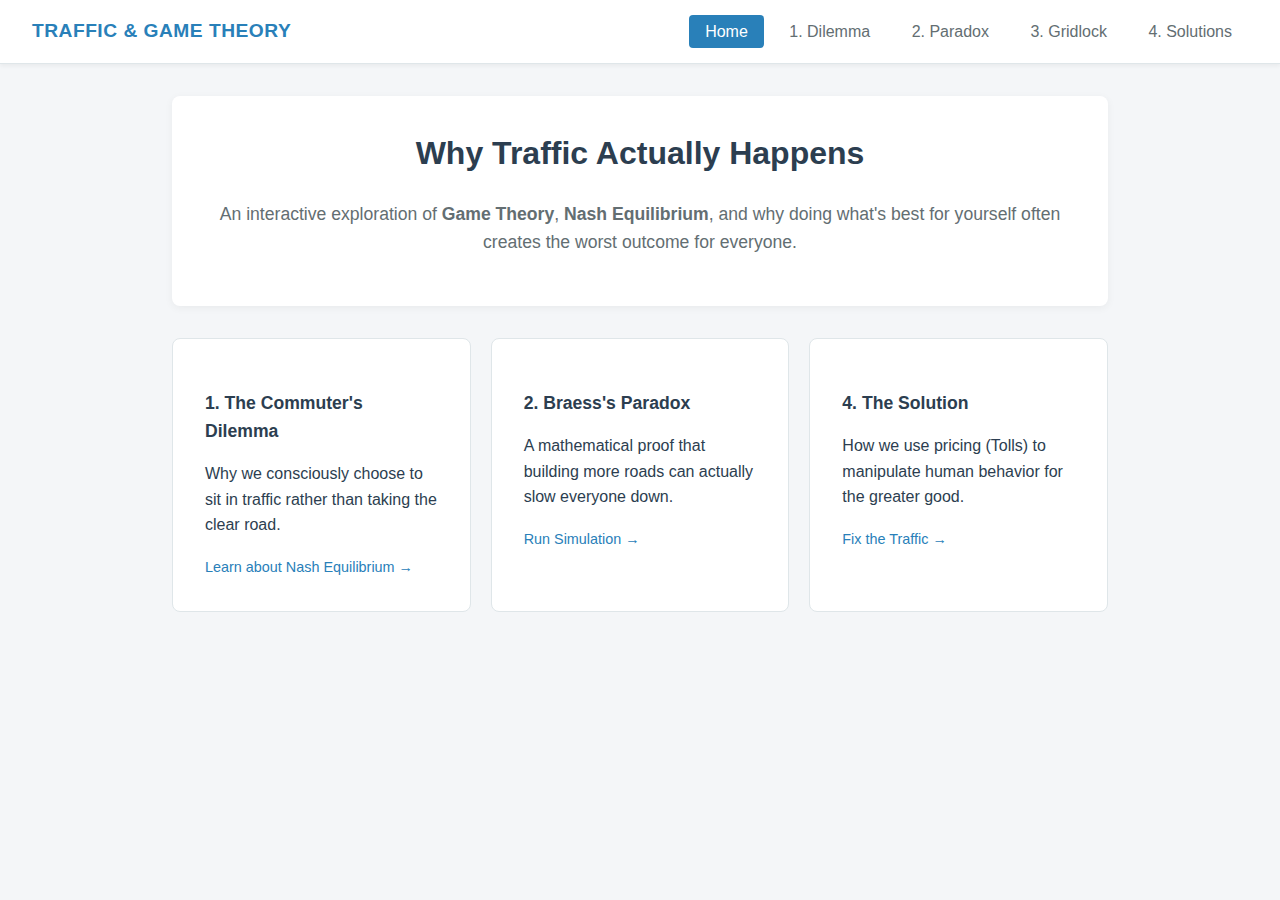
<file: index.html>
<!DOCTYPE html>
<html lang="en">
<head>
    <meta charset="UTF-8">
    <title>Traffic Game Theory</title>
    <link rel="stylesheet" href="style.css">
</head>
<body>
    <nav>
        <a href="index.html" class="nav-title">TRAFFIC & GAME THEORY</a>
        <div class="nav-links">
            <a href="index.html" class="active">Home</a>
            <a href="module1.html">1. Dilemma</a>
            <a href="module2.html">2. Paradox</a>
            <a href="module3.html">3. Gridlock</a>
            <a href="module4.html">4. Solutions</a>
        </div>
    </nav>

    <main>
        <div class="content-block" style="text-align:center;">
            <h1>Why Traffic Actually Happens</h1>
            <p style="font-size: 1.1rem; color: var(--text-muted);">
                An interactive exploration of <strong>Game Theory</strong>, <strong>Nash Equilibrium</strong>, 
                and why doing what's best for yourself often creates the worst outcome for everyone.
            </p>
        </div>

        <div class="home-grid">
            <a href="module1.html" class="home-card">
                <h3>1. The Commuter's Dilemma</h3>
                <p>Why we consciously choose to sit in traffic rather than taking the clear road.</p>
                <span style="color:var(--primary); font-size:0.9rem;">Learn about Nash Equilibrium →</span>
            </a>
            <a href="module2.html" class="home-card">
                <h3>2. Braess's Paradox</h3>
                <p>A mathematical proof that building more roads can actually slow everyone down.</p>
                <span style="color:var(--primary); font-size:0.9rem;">Run Simulation →</span>
            </a>
            <a href="module4.html" class="home-card">
                <h3>4. The Solution</h3>
                <p>How we use pricing (Tolls) to manipulate human behavior for the greater good.</p>
                <span style="color:var(--primary); font-size:0.9rem;">Fix the Traffic →</span>
            </a>
        </div>
    </main>
</body>
</html>
</file>
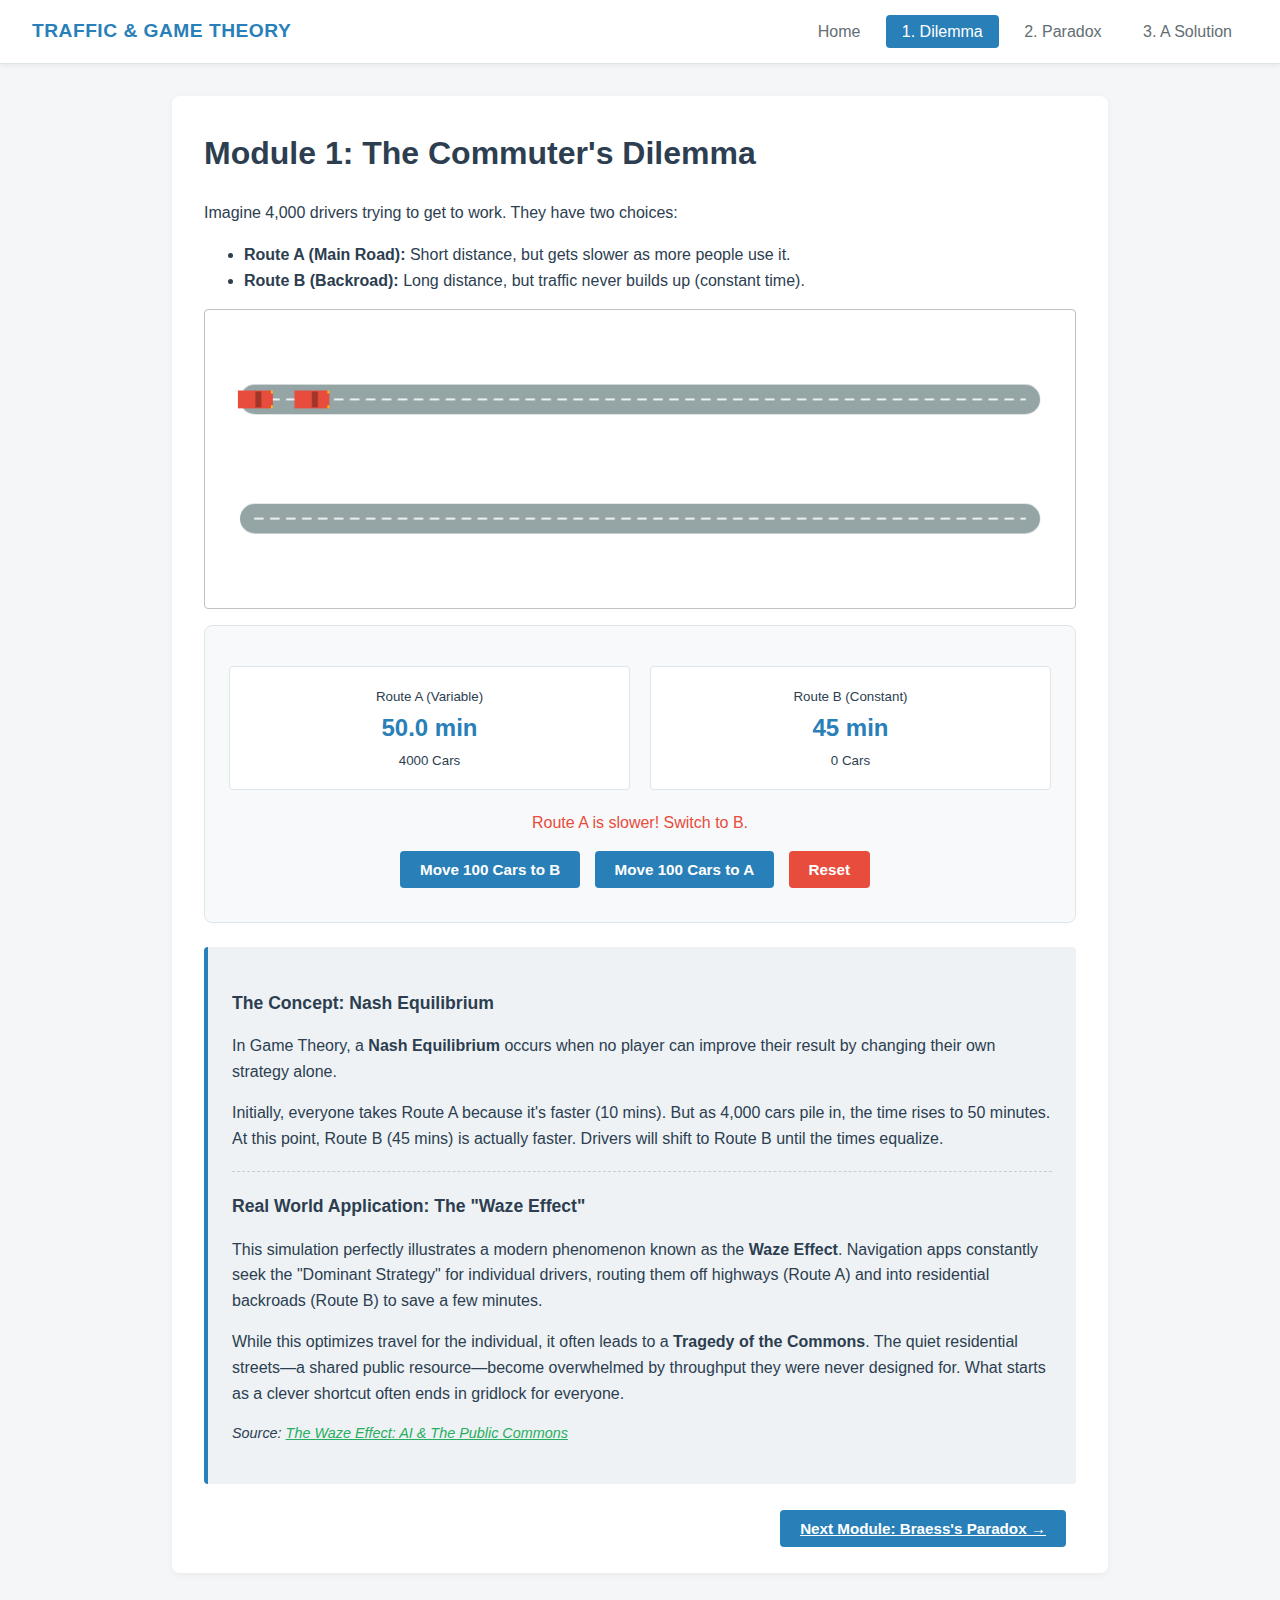
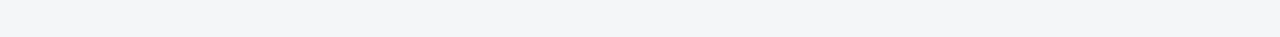
<file: module1.html>
<!DOCTYPE html>
<html lang="en">
<head>
    <meta charset="UTF-8">
    <title>Module 1: The Dilemma</title>
    <link rel="stylesheet" href="style.css">
</head>
<body>
    <nav>
        <a href="index.html" class="nav-title">TRAFFIC & GAME THEORY</a>
        <div class="nav-links">
            <a href="index.html">Home</a>
            <a href="module1.html" class="active">1. Dilemma</a>
            <a href="module2.html">2. Paradox</a>
            <a href="module4.html">3. A Solution</a>
        </div>
    </nav>

    <main>
        <div class="content-block">
            <h1>Module 1: The Commuter's Dilemma</h1>
            <p>Imagine 4,000 drivers trying to get to work. They have two choices:</p>
            <ul>
                <li><strong>Route A (Main Road):</strong> Short distance, but gets slower as more people use it.</li>
                <li><strong>Route B (Backroad):</strong> Long distance, but traffic never builds up (constant time).</li>
            </ul>

            <canvas id="m1-canvas"></canvas>

            <div class="control-panel">
                <div class="metrics-row">
                    <div class="metric-card">
                        <small>Route A (Variable)</small>
                        <div class="metric-val" id="val-a-time">10 min</div>
                        <small><span id="val-a-cars">4000</span> Cars</small>
                    </div>
                    <div class="metric-card">
                        <small>Route B (Constant)</small>
                        <div class="metric-val" id="val-b-time">45 min</div>
                        <small><span id="val-b-cars">0</span> Cars</small>
                    </div>
                </div>
                <div style="margin-top:20px; text-align:center;">
                    <p id="m1-msg"></p>
                    <button class="btn-action" onclick="mod1_move('toB')">Move 100 Cars to B</button>
                    <button class="btn-action" onclick="mod1_move('toA')">Move 100 Cars to A</button>
                    <button class="btn-action danger" onclick="mod1_reset()">Reset</button>
                </div>
            </div>

            <div class="explanation-box">
                <h3>The Concept: Nash Equilibrium</h3>
                <p>In Game Theory, a <strong>Nash Equilibrium</strong> occurs when no player can improve their result by changing their own strategy alone.</p>
                <p>Initially, everyone takes Route A because it's faster (10 mins). But as 4,000 cars pile in, the time rises to 50 minutes. At this point, Route B (45 mins) is actually faster. Drivers will shift to Route B until the times equalize.</p>
                
                <hr style="border: 0; border-top: 1px dashed #ccc; margin: 20px 0;">

                <h3>Real World Application: The "Waze Effect"</h3>
                <p>
                    This simulation perfectly illustrates a modern phenomenon known as the <strong>Waze Effect</strong>. Navigation apps constantly seek the "Dominant Strategy" for individual drivers, routing them off highways (Route A) and into residential backroads (Route B) to save a few minutes.
                </p>
                <p>
                    While this optimizes travel for the individual, it often leads to a <strong>Tragedy of the Commons</strong>. The quiet residential streets—a shared public resource—become overwhelmed by throughput they were never designed for. What starts as a clever shortcut often ends in gridlock for everyone.
                </p>
                <p style="font-size: 0.9rem; margin-top: 10px;">
                    <em>Source: <a href="https://medium.com/newco/the-waze-effect-ai-the-public-commons-d3926fce108e" target="_blank" style="color: var(--accent);">The Waze Effect: AI & The Public Commons</a></em>
                </p>
            </div>
            
            <div style="text-align: right; margin-top: 2rem;">
                <a href="module2.html" class="btn-action">Next Module: Braess's Paradox &rarr;</a>
            </div>
        </div>
    </main>
    <script src="script.js"></script>
</body>
</html>
</file>
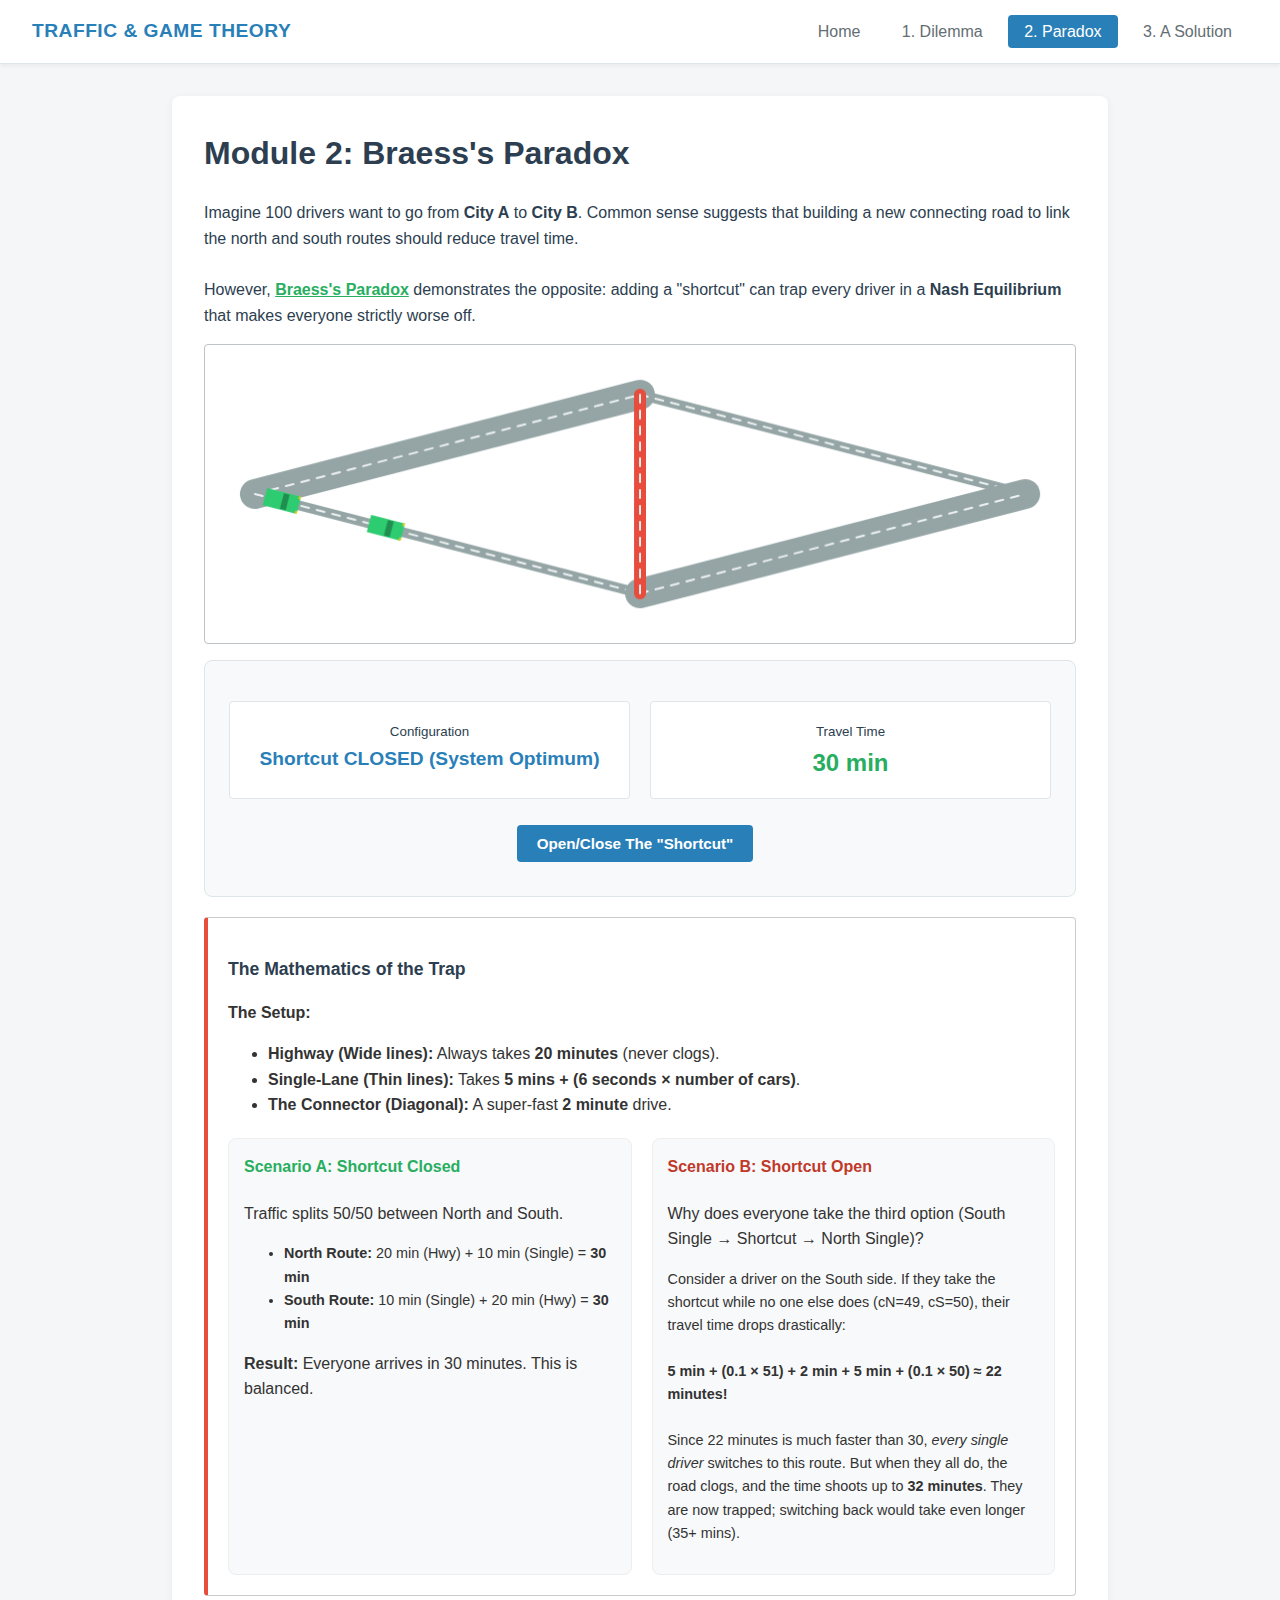
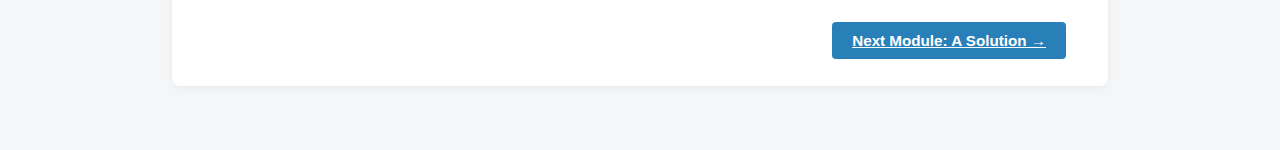
<file: module2.html>
<!DOCTYPE html>
<html lang="en">
<head>
    <meta charset="UTF-8">
    <title>Module 2: Braess's Paradox</title>
    <link rel="stylesheet" href="style.css">
</head>
<body>
    <nav>
        <a href="index.html" class="nav-title">TRAFFIC & GAME THEORY</a>
        <div class="nav-links">
            <a href="index.html">Home</a>
            <a href="module1.html">1. Dilemma</a>
            <a href="module2.html" class="active">2. Paradox</a>
            <a href="module4.html">3. A Solution</a>
        </div>
    </nav>

    <main>
        <div class="content-block">
            <h1>Module 2: Braess's Paradox</h1>
            <p>
                Imagine 100 drivers want to go from <strong>City A</strong> to <strong>City B</strong>. 
                Common sense suggests that building a new connecting road to link the north and south routes should reduce travel time.
                <br><br>
                However, 
                <a href="https://www.tws-partners.com/2019/03/11/braess-paradox-close-down-roads-reduce-congestion/" target="_blank" style="color: var(--accent); font-weight: bold;">Braess's Paradox</a> 
                demonstrates the opposite: adding a "shortcut" can trap every driver in a <strong>Nash Equilibrium</strong> that makes everyone strictly worse off.
            </p>

            <canvas id="m2-canvas"></canvas>

            <div class="control-panel" style="text-align: center;">
                <div class="metrics-row">
                    <div class="metric-card">
                        <small>Configuration</small>
                        <div class="metric-val" id="m2-status" style="font-size:1.2rem;">System Optimum</div>
                    </div>
                    <div class="metric-card">
                        <small>Travel Time</small>
                        <div class="metric-val" id="m2-time">30 min</div>
                    </div>
                </div>
                <br>
                <button class="btn-action" onclick="mod2_toggle()">Open/Close The "Shortcut"</button>
            </div>

            <div class="explanation-box" style="background: white; border: 1px solid #ccc; border-left: 4px solid #e74c3c; padding: 20px; border-radius: 4px; margin-top: 20px; color: #333;">
                <h3>The Mathematics of the Trap</h3>
                <p><strong>The Setup:</strong></p>
                <ul>
                    <li><strong>Highway (Wide lines):</strong> Always takes <strong>20 minutes</strong> (never clogs).</li>
                    <li><strong>Single-Lane (Thin lines):</strong> Takes <strong>5 mins + (6 seconds × number of cars)</strong>.</li>
                    <li><strong>The Connector (Diagonal):</strong> A super-fast <strong>2 minute</strong> drive.</li>
                </ul>

                <div style="display: grid; grid-template-columns: 1fr 1fr; gap: 20px; text-align: left; margin-top: 20px;">
                    <div style="background: #f8f9fa; padding: 15px; border-radius: 8px; border: 1px solid #eee;">
                        <h4 style="margin-top:0; color: #27ae60;">Scenario A: Shortcut Closed</h4>
                        <p>Traffic splits 50/50 between North and South.</p>
                        <ul style="font-size: 0.9rem;">
                            <li><strong>North Route:</strong> 20 min (Hwy) + 10 min (Single) = <strong>30 min</strong></li>
                            <li><strong>South Route:</strong> 10 min (Single) + 20 min (Hwy) = <strong>30 min</strong></li>
                        </ul>
                        <p><strong>Result:</strong> Everyone arrives in 30 minutes. This is balanced.</p>
                    </div>

                    <div style="background: #f8f9fa; padding: 15px; border-radius: 8px; border: 1px solid #eee;">
                        <h4 style="margin-top:0; color: #c0392b;">Scenario B: Shortcut Open</h4>
                        <p>Why does everyone take the third option (South Single &rarr; Shortcut &rarr; North Single)?</p>
                        <p style="font-size: 0.9rem;">
                            Consider a driver on the South side. If they take the shortcut while no one else does (cN=49, cS=50), their travel time drops drastically:
                            <br><br>
                            <strong>5 min + (0.1 × 51) + 2 min + 5 min + (0.1 × 50) ≈ 22 minutes!</strong>
                            <br><br>
                            Since 22 minutes is much faster than 30, <em>every single driver</em> switches to this route. But when they all do, the road clogs, and the time shoots up to <strong>32 minutes</strong>. They are now trapped; switching back would take even longer (35+ mins).
                        </p>
                    </div>
                </div>
            </div>
            
            <div style="text-align: right; margin-top: 2rem;">
                <a href="module4.html" class="btn-action">Next Module: A Solution &rarr;</a>
            </div>
        </div>
    </main>
    <script src="script.js"></script>
</body>
</html>
</file>
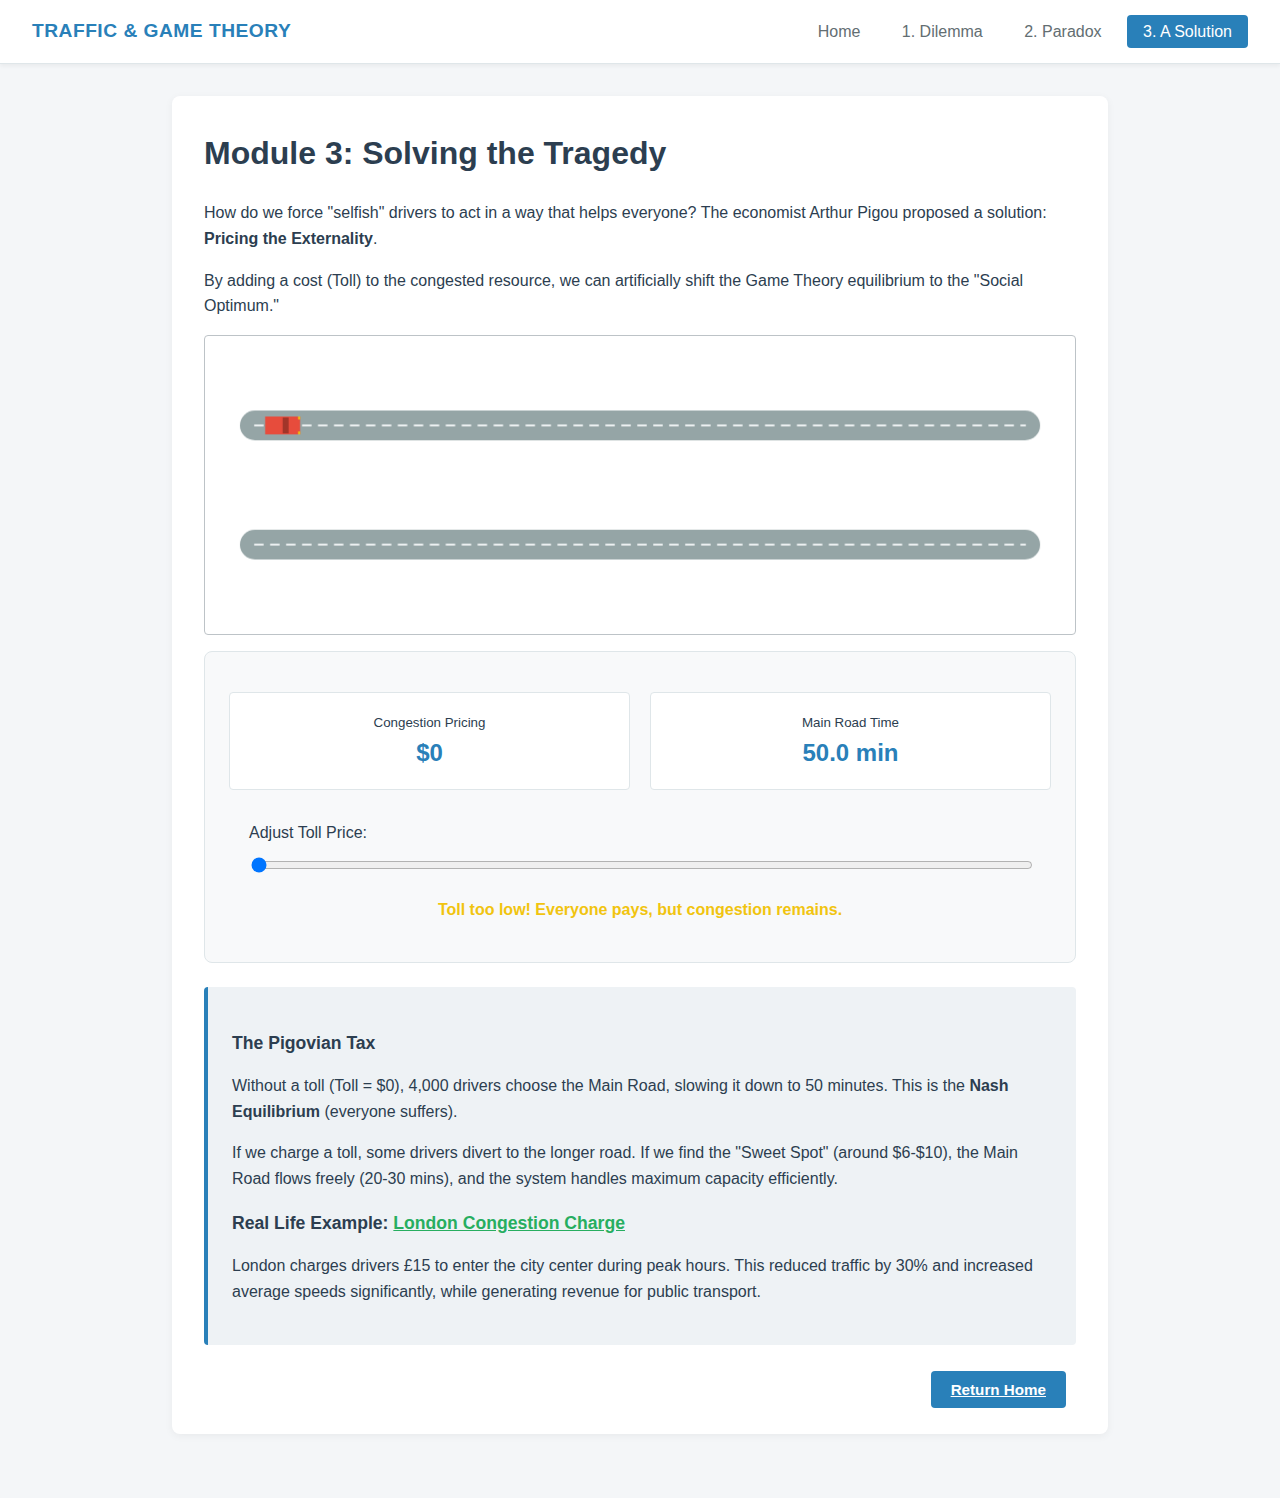
<file: module4.html>
<!DOCTYPE html>
<html lang="en">
<head>
    <meta charset="UTF-8">
    <title>Module 3: Pigovian Tax</title>
    <link rel="stylesheet" href="style.css">
</head>
<body>
    <nav>
        <a href="index.html" class="nav-title">TRAFFIC & GAME THEORY</a>
        <div class="nav-links">
            <a href="index.html">Home</a>
            <a href="module1.html">1. Dilemma</a>
            <a href="module2.html">2. Paradox</a>
            <a href="module4.html" class="active">3. A Solution</a>
        </div>
    </nav>

    <main>
        <div class="content-block">
            <h1>Module 3: Solving the Tragedy</h1>
            <p>
                How do we force "selfish" drivers to act in a way that helps everyone? 
                The economist Arthur Pigou proposed a solution: <strong>Pricing the Externality</strong>.
            </p>
            <p>
                By adding a cost (Toll) to the congested resource, we can artificially shift the Game Theory equilibrium to the "Social Optimum."
            </p>

            <canvas id="m4-canvas"></canvas>

            <div class="control-panel">
                <div class="metrics-row">
                    <div class="metric-card">
                        <small>Congestion Pricing</small>
                        <div class="metric-val" id="val-toll">$0</div>
                    </div>
                    <div class="metric-card">
                        <small>Main Road Time</small>
                        <div class="metric-val" id="val-sys-time">50.0 min</div>
                    </div>
                </div>

                <div style="margin-top: 30px; padding: 0 20px;">
                    <label for="m4-slider" style="display:block; margin-bottom:10px;">Adjust Toll Price:</label>
                    <input type="range" id="m4-slider" min="0" max="20" value="0" style="width: 100%;">
                </div>

                <p id="m4-advice" style="text-align: center; font-weight: bold; margin-top: 1rem; color: var(--primary);"></p>
            </div>

            <div class="explanation-box">
                <h3>The Pigovian Tax</h3>
                <p>
                    Without a toll (Toll = $0), 4,000 drivers choose the Main Road, slowing it down to 50 minutes. This is the <strong>Nash Equilibrium</strong> (everyone suffers).
                </p>
                <p>
                    If we charge a toll, some drivers divert to the longer road. If we find the "Sweet Spot" (around $6-$10), the Main Road flows freely (20-30 mins), and the system handles maximum capacity efficiently.
                </p>
                
                <h3>Real Life Example:                    
                    <a href="https://www.sciencedirect.com/science/article/abs/pii/S0094119020300735" target="_blank" style="color: var(--accent);">London Congestion Charge</a>                
                </h3>
                <p>London charges drivers £15 to enter the city center during peak hours. This reduced traffic by 30% and increased average speeds significantly, while generating revenue for public transport.</p>
            </div>
            
            <div style="text-align: right; margin-top: 2rem;">
                <a href="index.html" class="btn-action">Return Home</a>
            </div>
        </div>
    </main>
    <script src="script.js"></script>
</body>
</html>
</file>
<file: style.css>
:root {
    --bg-color: #f4f6f8;
    --card-bg: #ffffff;
    --text-main: #2c3e50;
    --text-muted: #636e72;
    --primary: #2980b9; /* Professional Blue */
    --accent: #27ae60;   /* Success Green */
    --danger: #e74c3c;   /* Error Red */
    --road-color: #bdc3c7;
    --border: #dfe6e9;
}

* { box-sizing: border-box; }

body {
    background-color: var(--bg-color);
    color: var(--text-main);
    font-family: 'Segoe UI', Roboto, Helvetica, Arial, sans-serif;
    line-height: 1.6;
    margin: 0;
    padding: 0;
    display: flex;
    flex-direction: column;
    min-height: 100vh;
}

/* --- Navigation --- */
nav {
    background-color: var(--card-bg);
    border-bottom: 1px solid var(--border);
    padding: 1rem 2rem;
    box-shadow: 0 2px 4px rgba(0,0,0,0.05);
    display: flex;
    justify-content: space-between;
    align-items: center;
}

.nav-title { 
    font-weight: 700; 
    font-size: 1.2rem; 
    color: var(--primary); 
    text-decoration: none;
    letter-spacing: 0.5px;
}

.nav-links a {
    text-decoration: none;
    color: var(--text-muted);
    padding: 0.5rem 1rem;
    margin-left: 5px;
    font-weight: 500;
    border-radius: 4px;
    transition: all 0.2s;
}

.nav-links a:hover, .nav-links a.active {
    background-color: var(--primary);
    color: white;
}

/* --- Layout --- */
main {
    flex: 1;
    max-width: 1000px;
    margin: 0 auto;
    width: 100%;
    padding: 2rem;
}

h1 { color: var(--text-main); font-weight: 700; margin-top: 0; }
h2 { color: var(--primary); font-size: 1.2rem; margin-top: 2rem; border-bottom: 2px solid var(--border); padding-bottom: 0.5rem; }
h3 { color: var(--text-main); font-size: 1.1rem; margin-bottom: 0.5rem; }

.content-block {
    background: var(--card-bg);
    padding: 2rem;
    border-radius: 8px;
    box-shadow: 0 2px 8px rgba(0,0,0,0.05);
    margin-bottom: 2rem;
}

.explanation-box {
    background: #eef2f5;
    padding: 1.5rem;
    border-left: 4px solid var(--primary);
    margin: 1.5rem 0;
    border-radius: 4px;
}

/* --- Interactive Elements --- */
.control-panel {
    background: #f8f9fa;
    border: 1px solid var(--border);
    padding: 1.5rem;
    border-radius: 8px;
    margin-top: 1rem;
}

canvas {
    background: #ffffff;
    border: 1px solid #bdc3c7;
    border-radius: 4px;
    width: 100%;
    height: 300px;
    display: block;
    margin: 1rem 0;
}

.btn-action {
    background: var(--primary);
    color: white;
    border: none;
    padding: 10px 20px;
    font-size: 0.95rem;
    font-weight: 600;
    cursor: pointer;
    border-radius: 4px;
    margin-right: 10px;
    margin-bottom: 10px;
    transition: background 0.2s;
}
.btn-action:hover { background: #1f618d; }
.btn-action.secondary { background: var(--text-muted); }
.btn-action.danger { background: var(--danger); }

.metrics-row {
    display: flex;
    gap: 20px;
    margin-top: 1rem;
}
.metric-card {
    flex: 1;
    background: white;
    padding: 1rem;
    border: 1px solid var(--border);
    border-radius: 4px;
    text-align: center;
}
.metric-val { font-size: 1.5rem; font-weight: 700; color: var(--primary); }

/* --- Home Grid --- */
.home-grid {
    display: grid;
    grid-template-columns: repeat(auto-fit, minmax(220px, 1fr));
    gap: 20px;
    margin-top: 2rem;
}
.home-card {
    background: var(--card-bg);
    padding: 2rem;
    border: 1px solid var(--border);
    border-radius: 8px;
    text-decoration: none;
    color: inherit;
    transition: transform 0.2s, box-shadow 0.2s;
}
.home-card:hover {
    transform: translateY(-3px);
    box-shadow: 0 5px 15px rgba(0,0,0,0.1);
    border-color: var(--primary);
}
</file>
